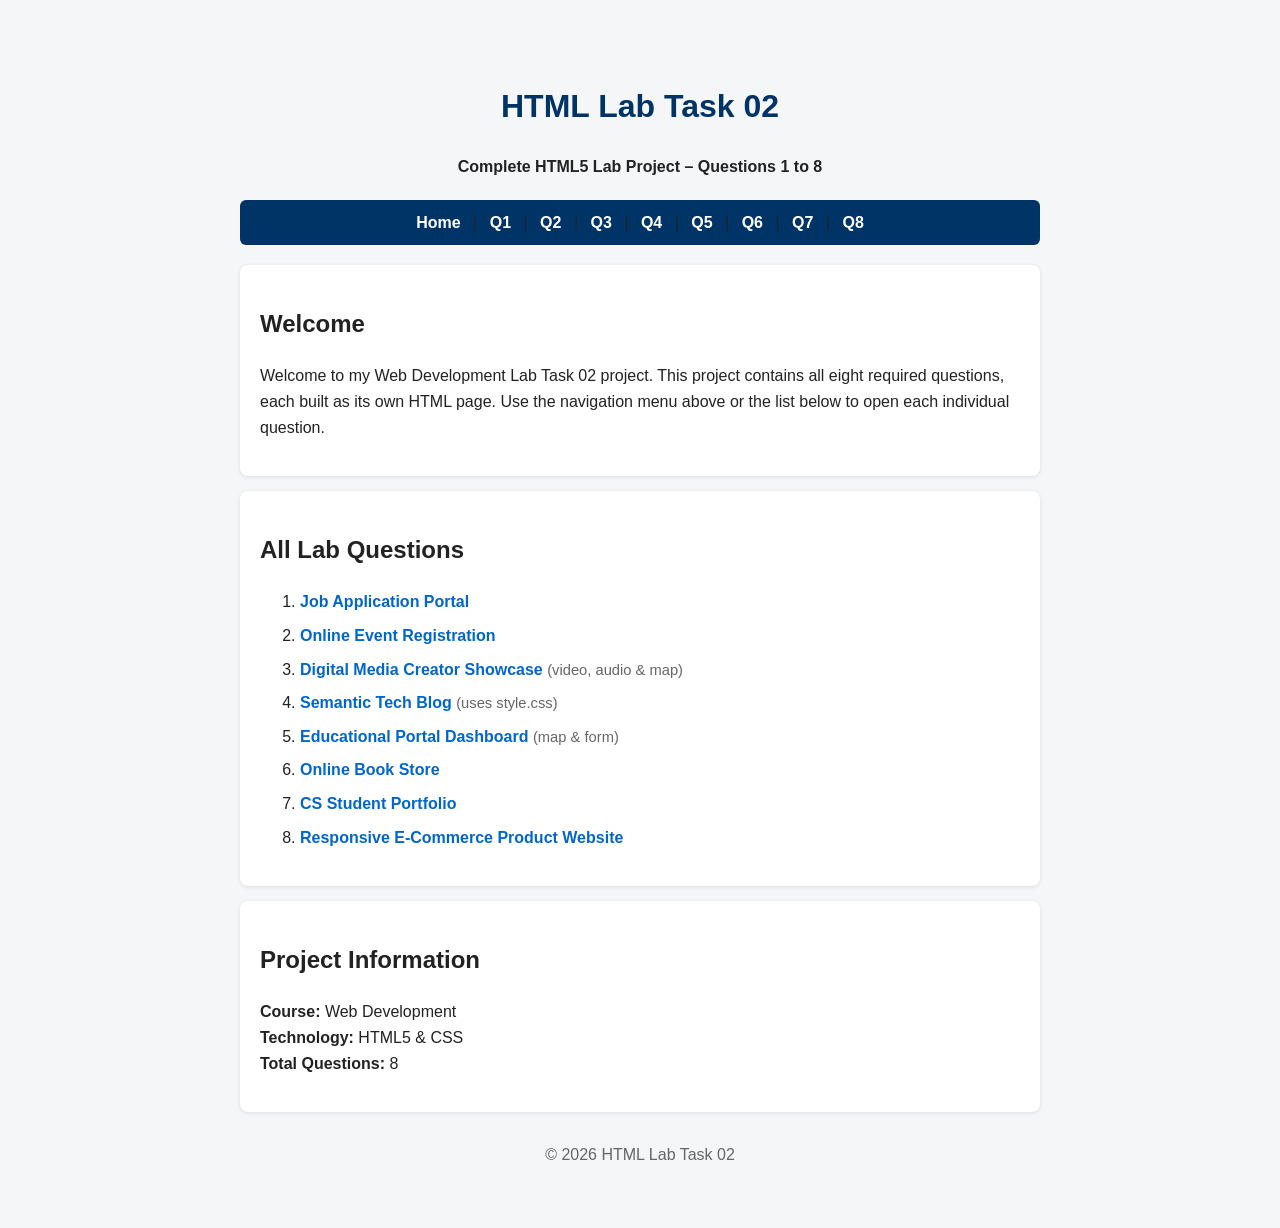
<file: index.html>
<!DOCTYPE html>
<html lang="en">
<head>
<meta charset="UTF-8">
<meta name="viewport" content="width=device-width, initial-scale=1.0">
<title>HTML Lab Task 02</title>
<style>
    body {
        font-family: Arial, sans-serif;
        max-width: 800px;
        margin: 40px auto;
        padding: 20px;
        background-color: #f4f6f8;
        color: #222;
        line-height: 1.6;
    }
    h1 {
        text-align: center;
        color: #003366;
    }
    nav {
        background-color: #003366;
        border-radius: 6px;
        margin: 20px 0;
        padding: 10px;
        text-align: center;
    }
    nav a {
        color: white;
        text-decoration: none;
        margin: 0 8px;
        font-weight: bold;
        display: inline-block;
    }
    nav a:hover {
        text-decoration: underline;
    }
    .section {
        background-color: white;
        padding: 20px;
        border-radius: 8px;
        margin-top: 15px;
        box-shadow: 0 1px 4px rgba(0,0,0,0.1);
    }
    ol li {
        margin-bottom: 8px;
    }
    ol li a {
        color: #0066cc;
        font-weight: bold;
        text-decoration: none;
    }
    ol li a:hover {
        text-decoration: underline;
    }
    ol li span {
        color: #666;
        font-size: 0.92em;
    }
    footer {
        text-align: center;
        margin-top: 30px;
        color: #666;
    }
</style>
</head>
<body>

    <h1>HTML Lab Task 02</h1>
    <p style="text-align:center;"><strong>Complete HTML5 Lab Project &ndash; Questions 1 to 8</strong></p>

    <nav>
        <a href="index.html">Home</a> |
        <a href="JOB.html">Q1</a> |
        <a href="EVENT.html">Q2</a> |
        <a href="DigitalMedia.html">Q3</a> |
        <a href="TechBlog.html">Q4</a> |
        <a href="Educational.html">Q5</a> |
        <a href="BookStore.html">Q6</a> |
        <a href="Portfolio.html">Q7</a> |
        <a href="Ecommerce.html">Q8</a>
    </nav>

    <div class="section">
        <h2>Welcome</h2>
        <p>
            Welcome to my Web Development Lab Task 02 project.
            This project contains all eight required questions, each built as its
            own HTML page. Use the navigation menu above or the list below to
            open each individual question.
        </p>
    </div>

    <div class="section">
        <h2>All Lab Questions</h2>
        <ol>
            <li><a href="JOB.html">Job Application Portal</a></li>
            <li><a href="EVENT.html">Online Event Registration</a></li>
            <li><a href="DigitalMedia.html">Digital Media Creator Showcase</a> <span>(video, audio &amp; map)</span></li>
            <li><a href="TechBlog.html">Semantic Tech Blog</a> <span>(uses style.css)</span></li>
            <li><a href="Educational.html">Educational Portal Dashboard</a> <span>(map &amp; form)</span></li>
            <li><a href="BookStore.html">Online Book Store</a></li>
            <li><a href="Portfolio.html">CS Student Portfolio</a></li>
            <li><a href="Ecommerce.html">Responsive E-Commerce Product Website</a></li>
        </ol>
    </div>

    <div class="section">
        <h2>Project Information</h2>
        <p>
            <b>Course:</b> Web Development<br>
            <b>Technology:</b> HTML5 &amp; CSS<br>
            <b>Total Questions:</b> 8
        </p>
    </div>

    <footer>
        &copy; 2026 HTML Lab Task 02
    </footer>

</body>
</html>
</file>
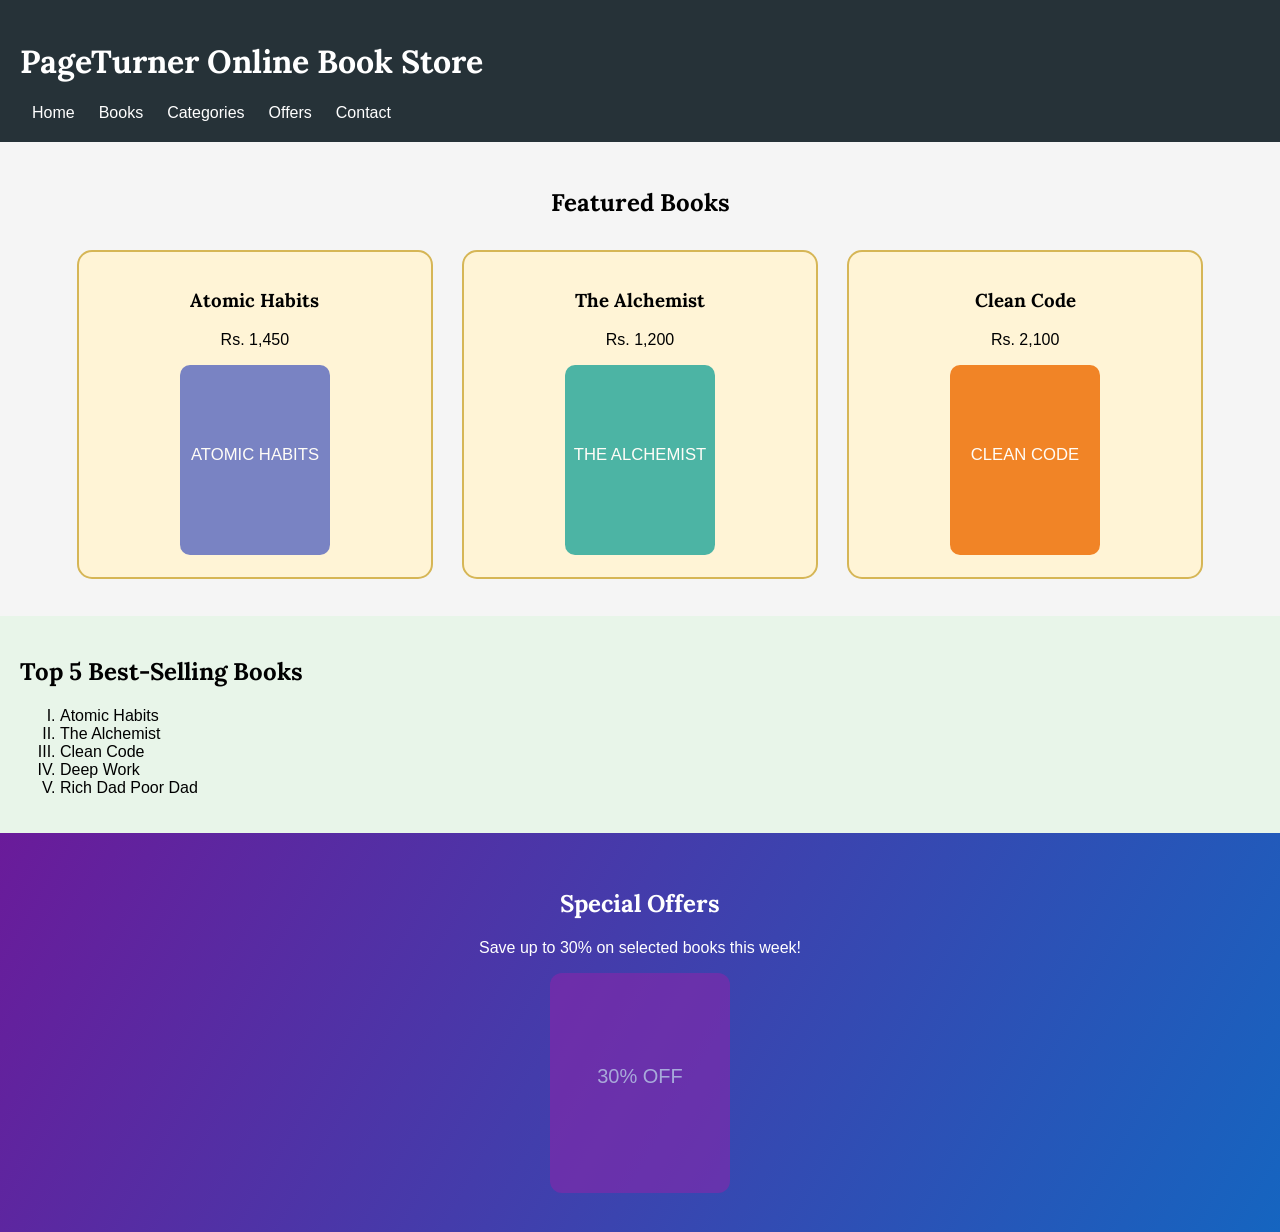
<file: BookStore.html>
<!DOCTYPE html>
<html>
<head>
  <title>Online Book Store</title>
  <link href="https://fonts.googleapis.com/css2?family=Lora:wght@600&display=swap" rel="stylesheet">
  <style>
    *{box-sizing:border-box}
    body{margin:0;font-family:Arial;background:#f5f5f5}
    header{background:#263238;color:white;padding:20px}
    nav a{color:white;margin:12px;text-decoration:none}
    h1,h2,h3{font-family:'Lora',serif}
    .books{padding:25px;text-align:center}
    .book{display:inline-block;vertical-align:top;width:29%;min-width:230px;background:#fff4d6;margin:12px;padding:18px;border:2px solid #d6b656;border-radius:15px}
    .book img{width:150px;height:190px;opacity:.82}
    .best{background:#e8f5e9;padding:20px}
    .best ol{list-style-type:upper-roman}
    .offers{padding:35px;text-align:center;color:white;background:linear-gradient(120deg,#6a1b9a,#1565c0)}
    @media(max-width:700px){.book{width:90%}nav a{display:block;margin:8px}}
    @media(min-width:701px) and (max-width:900px){.book{width:44%}}
  </style>
</head>
<body>
<header>
  <h1>PageTurner Online Book Store</h1>
  <nav>
    <a href="#">Home</a><a href="#">Books</a><a href="#">Categories</a><a href="#">Offers</a><a href="#">Contact</a>
  </nav>
</header>

<section class="books">
  <h2>Featured Books</h2>
  <div class="book"><h3>Atomic Habits</h3><p>Rs. 1,450</p><img src="book1.svg"></div>
  <div class="book"><h3>The Alchemist</h3><p>Rs. 1,200</p><img src="book2.svg"></div>
  <div class="book"><h3>Clean Code</h3><p>Rs. 2,100</p><img src="book3.svg"></div>
</section>

<section class="best">
  <h2>Top 5 Best-Selling Books</h2>
  <ol>
    <li>Atomic Habits</li><li>The Alchemist</li><li>Clean Code</li><li>Deep Work</li><li>Rich Dad Poor Dad</li>
  </ol>
</section>

<section class="offers">
  <h2>Special Offers</h2>
  <p>Save up to 30% on selected books this week!</p>
  <img src="offer.svg" width="180" style="opacity:.55">
</section>
</body>
</html>
</file>
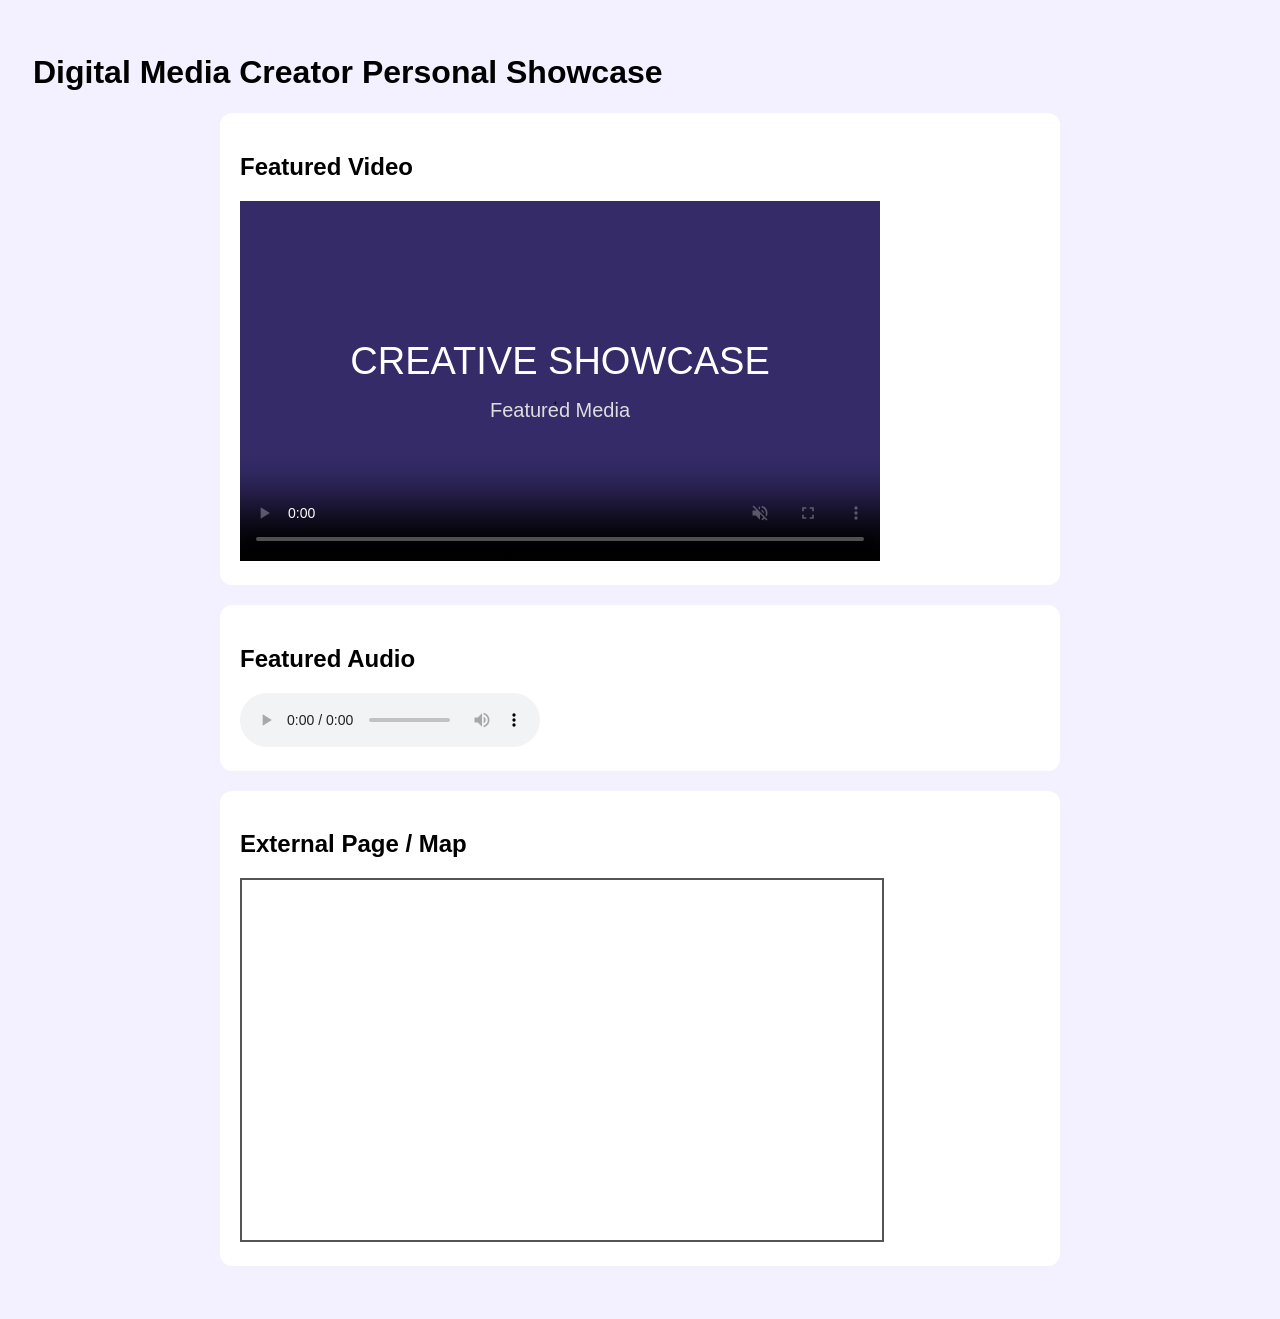
<file: DigitalMedia.html>
<!DOCTYPE html>
<html>
<head>
  <title>Digital Media Creator Showcase</title>
  <style>
    body{font-family:Arial;background:#f3f0ff;padding:25px}
    .box{background:white;padding:20px;margin:20px auto;max-width:800px;border-radius:12px}
    iframe{border:2px solid #555}
  </style>
</head>
<body>
<h1>Digital Media Creator Personal Showcase</h1>

<div class="box">
  <h2>Featured Video</h2>
  <video controls loop muted width="640" height="360"
         poster="poster.svg">
    <source src="https://interactive-examples.mdn.mozilla.net/media/cc0-videos/flower.mp4" type="video/mp4">
    <source src="https://interactive-examples.mdn.mozilla.net/media/cc0-videos/flower.webm" type="video/webm">
    Your browser does not support the video tag.
  </video>
</div>

<div class="box">
  <h2>Featured Audio</h2>
  <audio controls autoplay loop>
    <source src="https://interactive-examples.mdn.mozilla.net/media/cc0-audio/t-rex-roar.mp3" type="audio/mpeg">
    Your browser does not support the audio element.
  </audio>
</div>

<div class="box">
  <h2>External Page / Map</h2>
  <iframe
    src="https://www.openstreetmap.org/export/embed.html?bbox=74.30%2C31.48%2C74.38%2C31.54&layer=mapnik"
    width="640" height="360">
  </iframe>
</div>
</body>
</html>
</file>
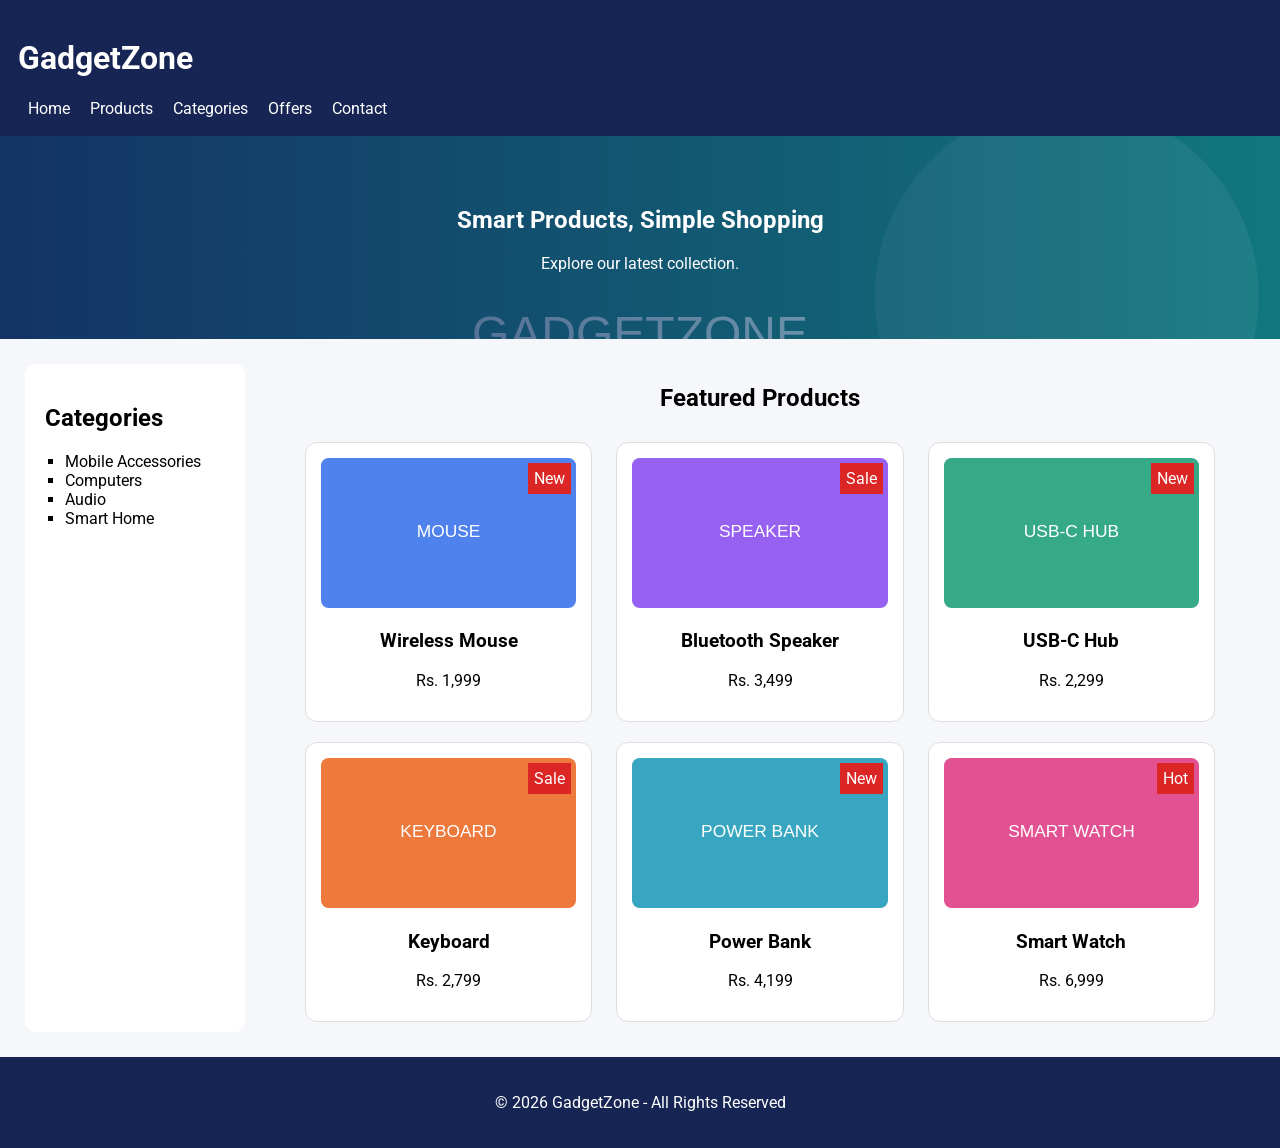
<file: Ecommerce.html>
<!DOCTYPE html>
<html>
<head>
  <title>Responsive E-Commerce Product Website</title>
  <link href="https://fonts.googleapis.com/css2?family=Roboto:wght@400;700&display=swap" rel="stylesheet">
  <style>
    *{box-sizing:border-box}
    body{margin:0;font-family:Roboto,Arial;background:#f5f7fa}
    header{background:#172554;color:white;padding:18px}
    nav a{color:white;text-decoration:none;margin:10px}
    .banner{padding:50px;background-image:linear-gradient(90deg,rgba(20,40,100,.85),rgba(20,120,140,.5)),url('banner.svg');background-size:cover;color:white;text-align:center}
    .layout{display:flex;gap:20px;padding:25px}
    aside{width:220px;background:white;padding:20px;border-radius:10px}
    aside ul{list-style-type:square;padding-left:20px}
    .products{flex:1;text-align:center}
    .product{display:inline-block;vertical-align:top;width:29%;min-width:220px;background:white;margin:10px;padding:15px;border:1px solid #ddd;border-radius:12px;position:relative}
    .product img{width:100%;height:150px;opacity:.8}
    .tag{position:absolute;top:20px;right:20px;background:#dc2626;color:white;padding:6px;z-index:2}
    footer{background:#172554;color:white;text-align:center;padding:20px}
    @media(max-width:700px){.layout{display:block}aside{width:100%;margin-bottom:15px}.product{width:90%}}
    @media(min-width:701px) and (max-width:1000px){.product{width:44%}}
  </style>
</head>
<body>
<header>
  <h1>GadgetZone</h1>
  <nav><a href="#">Home</a><a href="#">Products</a><a href="#">Categories</a><a href="#">Offers</a><a href="#">Contact</a></nav>
</header>

<section class="banner">
  <h2>Smart Products, Simple Shopping</h2>
  <p>Explore our latest collection.</p>
</section>

<div class="layout">
<aside>
  <h2>Categories</h2>
  <ul><li>Mobile Accessories</li><li>Computers</li><li>Audio</li><li>Smart Home</li></ul>
</aside>

<section class="products">
  <h2>Featured Products</h2>
  <div class="product"><span class="tag">New</span><img src="p1.svg"><h3>Wireless Mouse</h3><p>Rs. 1,999</p></div>
  <div class="product"><span class="tag">Sale</span><img src="p2.svg"><h3>Bluetooth Speaker</h3><p>Rs. 3,499</p></div>
  <div class="product"><span class="tag">New</span><img src="p3.svg"><h3>USB-C Hub</h3><p>Rs. 2,299</p></div>
  <div class="product"><span class="tag">Sale</span><img src="p4.svg"><h3>Keyboard</h3><p>Rs. 2,799</p></div>
  <div class="product"><span class="tag">New</span><img src="p5.svg"><h3>Power Bank</h3><p>Rs. 4,199</p></div>
  <div class="product"><span class="tag">Hot</span><img src="p6.svg"><h3>Smart Watch</h3><p>Rs. 6,999</p></div>
</section>
</div>

<footer><p>&copy; 2026 GadgetZone - All Rights Reserved</p></footer>
</body>
</html>
</file>
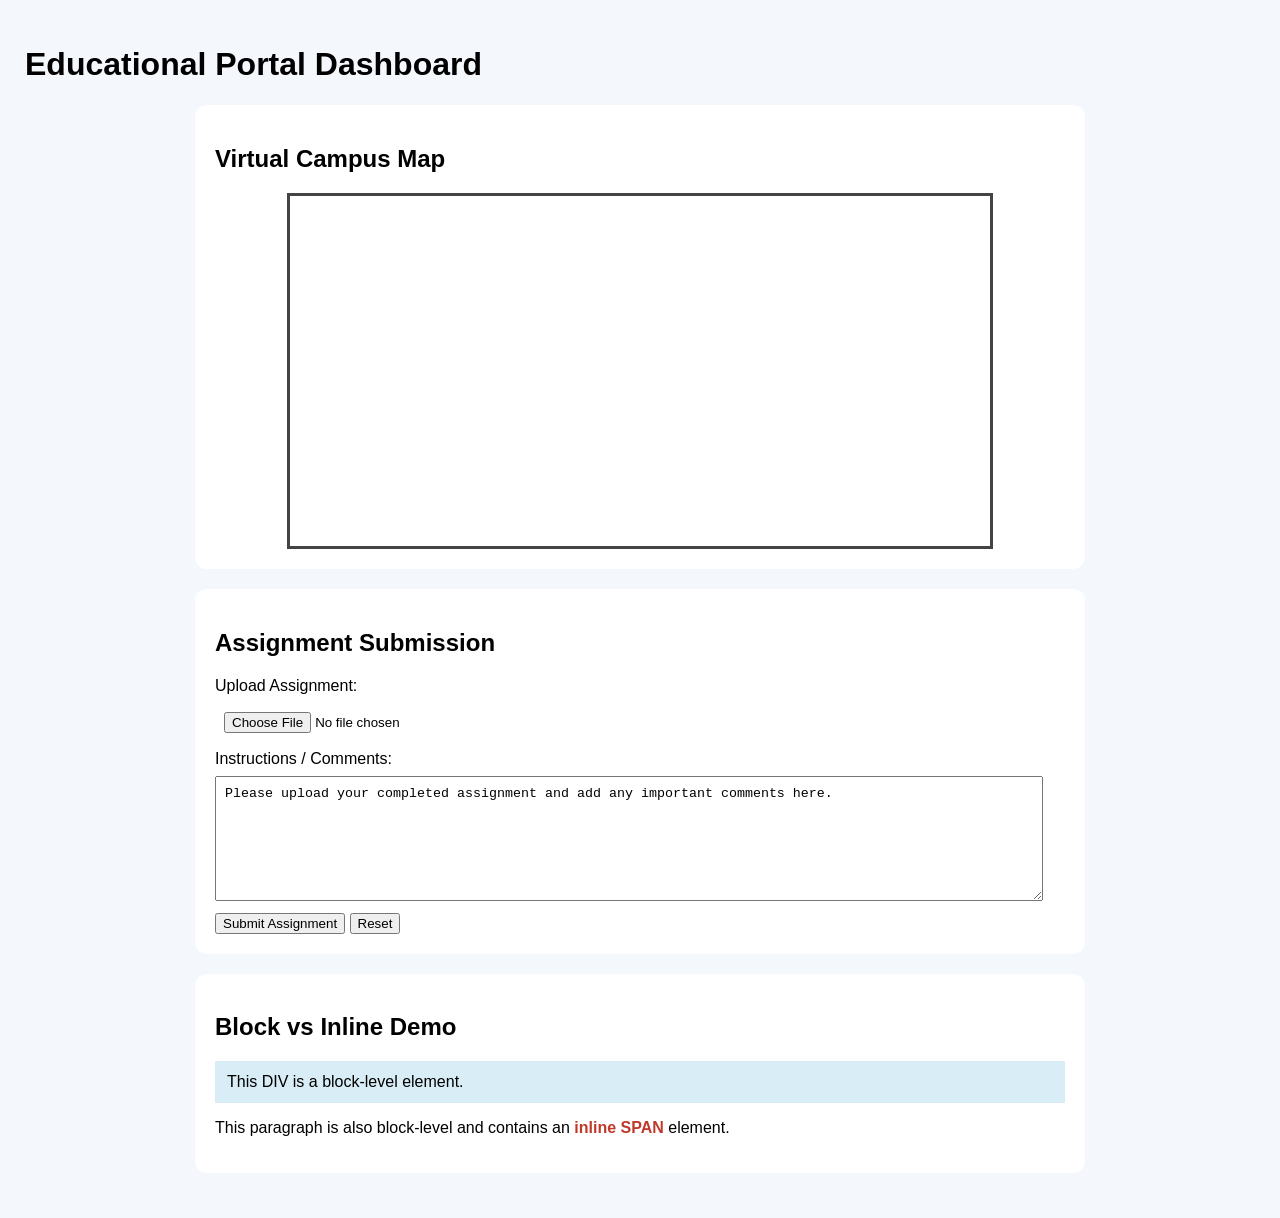
<file: Educational.html>
<!DOCTYPE html>
<html>
<head>
  <title>Educational Portal Dashboard</title>
  <style>
    body{font-family:Arial;background:#f4f8fc;margin:0;padding:25px}
    .panel{background:white;padding:20px;margin:20px auto;max-width:850px;border-radius:12px}
    iframe{display:block;margin:auto;border:3px solid #444}
    input,textarea{margin:8px 0;padding:9px}
    textarea{width:95%}
    .inline{color:#c0392b;font-weight:bold}
  </style>
</head>
<body>
<h1>Educational Portal Dashboard</h1>

<div class="panel">
  <h2>Virtual Campus Map</h2>
  <iframe align="center" frameborder="1" width="700" height="350"
    src="https://www.openstreetmap.org/export/embed.html?bbox=73.02%2C33.66%2C73.08%2C33.72&layer=mapnik">
  </iframe>
</div>

<div class="panel">
  <h2>Assignment Submission</h2>
  <form>
    <label>Upload Assignment:</label><br>
    <input type="file" accept=".pdf,.docx,.pptx"><br>
    <label>Instructions / Comments:</label><br>
    <textarea rows="7">Please upload your completed assignment and add any important comments here.</textarea><br>
    <button type="submit">Submit Assignment</button>
    <button type="reset">Reset</button>
  </form>
</div>

<div class="panel">
  <h2>Block vs Inline Demo</h2>
  <div style="background:#d9edf7;padding:12px;">This DIV is a block-level element.</div>
  <p>This paragraph is also block-level and contains an <span class="inline">inline SPAN</span> element.</p>
</div>
</body>
</html>
</file>
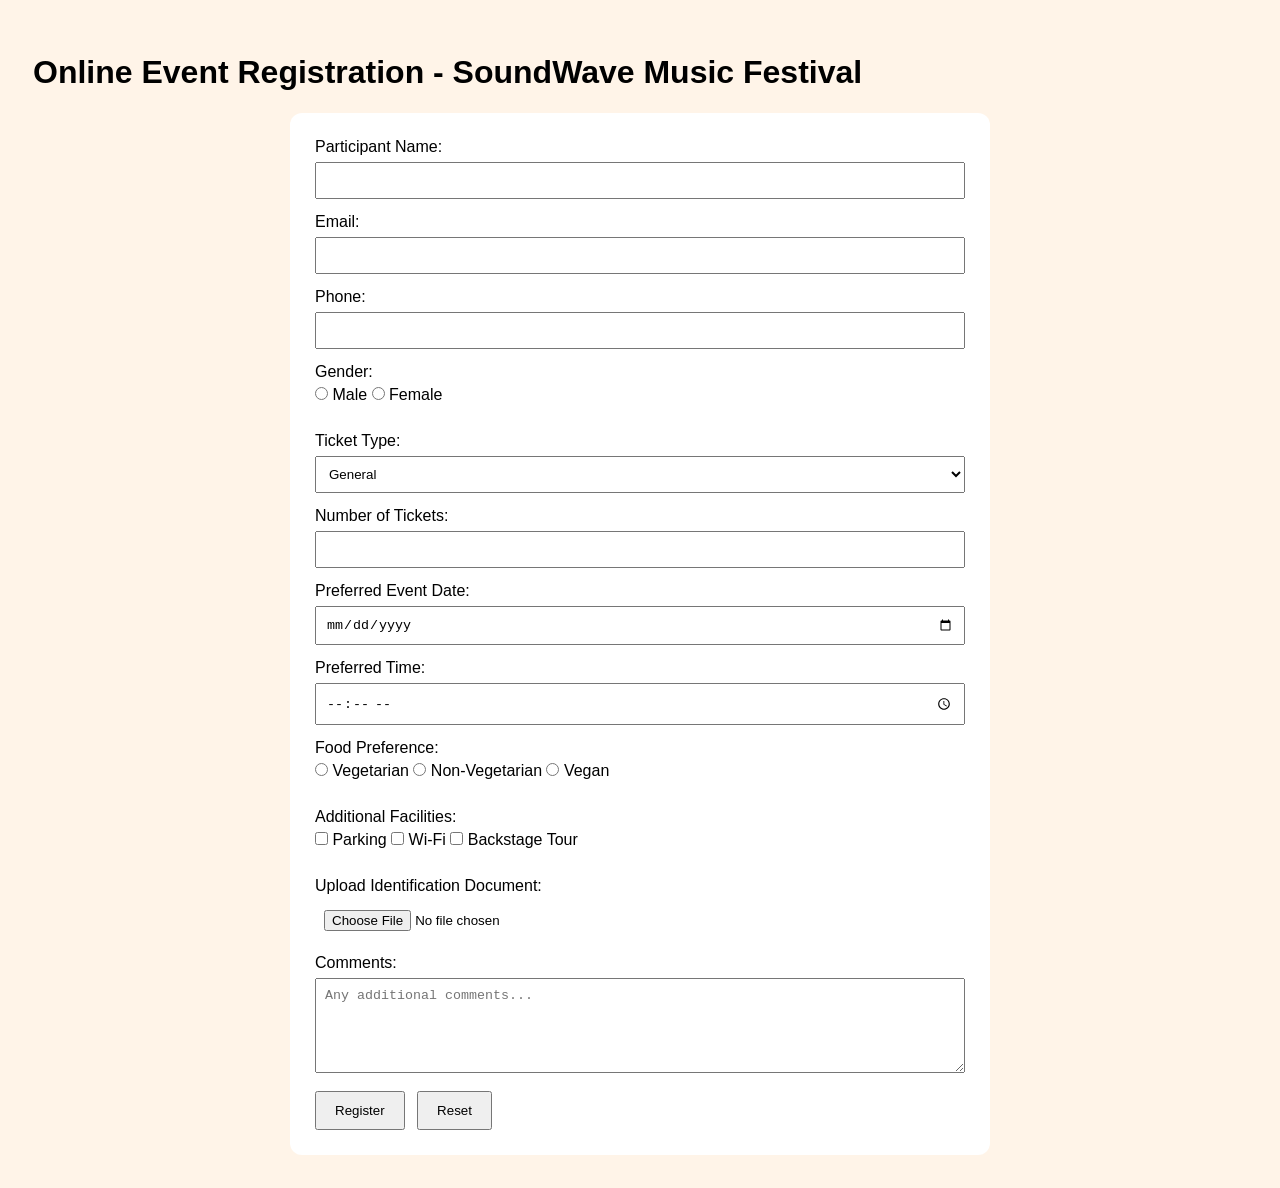
<file: EVENT.html>
<!DOCTYPE html>
<html>
<head>
  <title>Online Event Registration</title>
  <style>
    body{font-family:Arial;background:#fff4e8;padding:25px}
    form{max-width:650px;margin:auto;background:white;padding:25px;border-radius:12px}
    input,select,textarea{width:100%;padding:9px;margin:6px 0 14px;box-sizing:border-box}
    .choice{width:auto}
    button{padding:10px 18px;margin-right:8px}
  </style>
</head>
<body>
<h1>Online Event Registration - SoundWave Music Festival</h1>
<form>
  <label>Participant Name:</label><input type="text" required>
  <label>Email:</label><input type="email" required>
  <label>Phone:</label><input type="tel">

  <label>Gender:</label><br>
  <input class="choice" type="radio" name="gender"> Male
  <input class="choice" type="radio" name="gender"> Female
  <br><br>

  <label>Ticket Type:</label>
  <select>
    <option>General</option><option>VIP</option><option>Premium</option>
  </select>

  <label>Number of Tickets:</label><input type="number" min="1" max="10">

  <label>Preferred Event Date:</label><input type="date">
  <label>Preferred Time:</label><input type="time">

  <label>Food Preference:</label><br>
  <input class="choice" type="radio" name="food"> Vegetarian
  <input class="choice" type="radio" name="food"> Non-Vegetarian
  <input class="choice" type="radio" name="food"> Vegan
  <br><br>

  <label>Additional Facilities:</label><br>
  <input class="choice" type="checkbox"> Parking
  <input class="choice" type="checkbox"> Wi-Fi
  <input class="choice" type="checkbox"> Backstage Tour
  <br><br>

  <label>Upload Identification Document:</label><input type="file">
  <label>Comments:</label><textarea rows="5" placeholder="Any additional comments..."></textarea>

  <button type="submit">Register</button>
  <button type="reset">Reset</button>
</form>
</body>
</html>
</file>
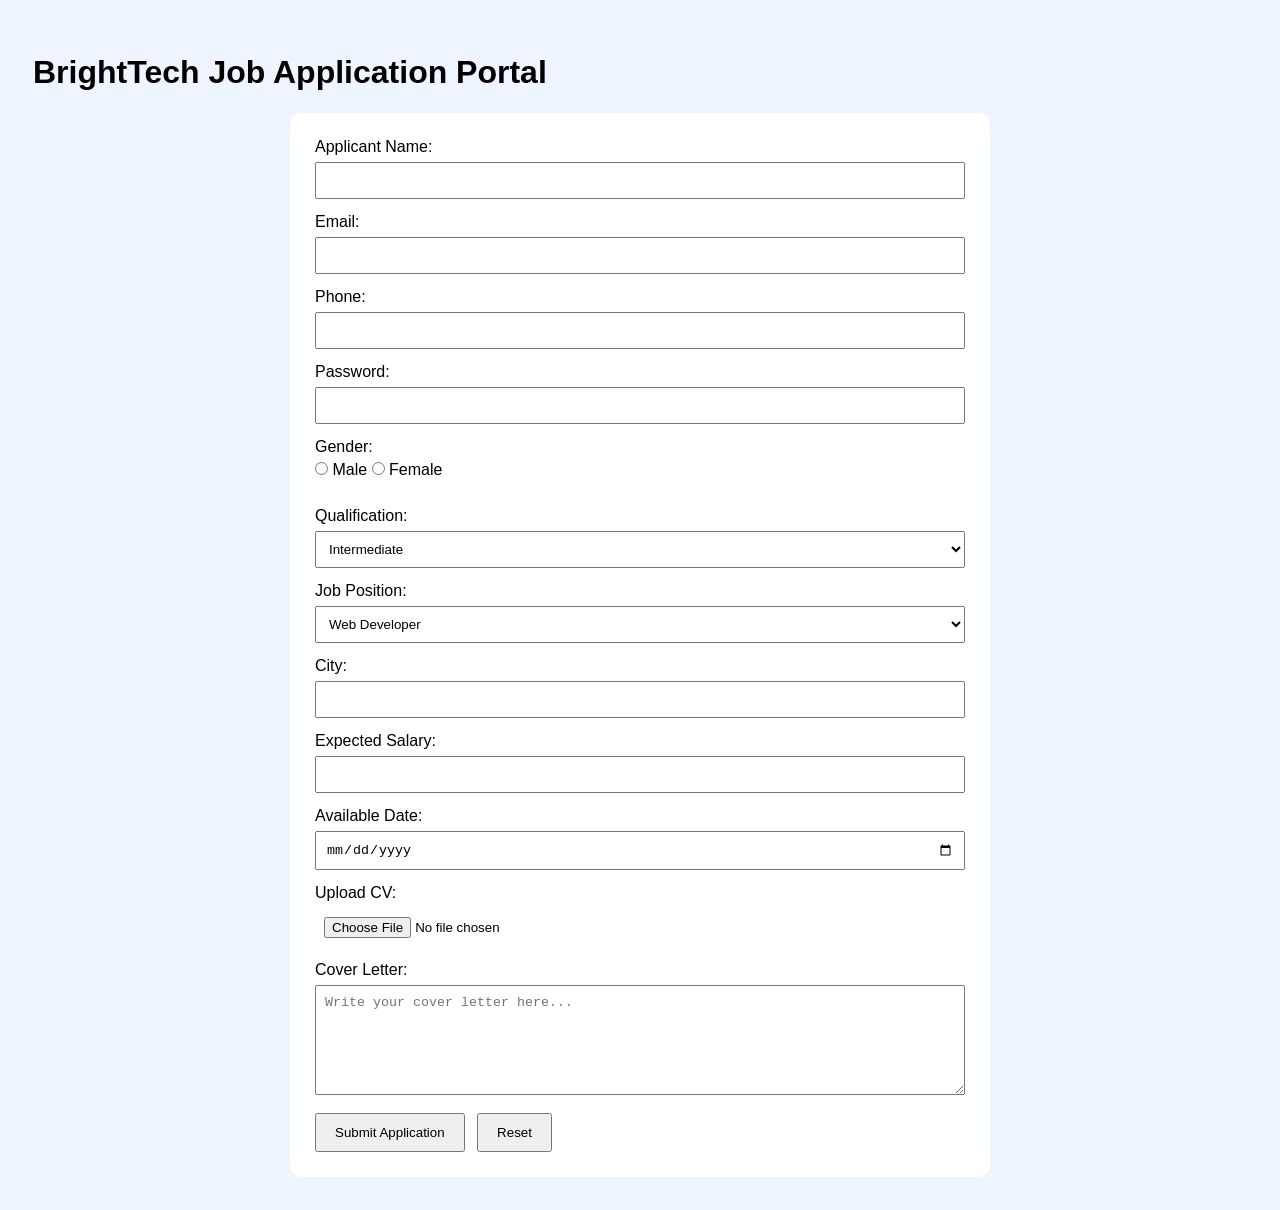
<file: JOB.html>
<!DOCTYPE html>
<html>
<head>
  <title>Job Application Portal</title>
  <style>
    body{font-family:Arial;background:#eef5ff;padding:25px}
    form{max-width:650px;margin:auto;background:white;padding:25px;border-radius:12px}
    input,select,textarea{width:100%;padding:9px;margin:6px 0 14px;box-sizing:border-box}
    .radio{width:auto}
    button{padding:10px 18px;margin-right:8px}
  </style>
</head>
<body>
<h1>BrightTech Job Application Portal</h1>
<form>
  <label>Applicant Name:</label><input type="text" name="name" required>
  <label>Email:</label><input type="email" name="email" required>
  <label>Phone:</label><input type="tel" name="phone">
  <label>Password:</label><input type="password" name="password" required>

  <label>Gender:</label><br>
  <input class="radio" type="radio" name="gender" value="Male"> Male
  <input class="radio" type="radio" name="gender" value="Female"> Female
  <br><br>

  <label>Qualification:</label>
  <select name="qualification">
    <option>Intermediate</option><option>Bachelor's</option><option>Master's</option>
  </select>

  <label>Job Position:</label>
  <select name="position">
    <option>Web Developer</option><option>UI Designer</option><option>Software Intern</option>
  </select>

  <label>City:</label>
  <input list="cities" name="city">
  <datalist id="cities">
    <option value="Lahore"><option value="Islamabad"><option value="Multan"><option value="Faisalabad">
  </datalist>

  <label>Expected Salary:</label><input type="number" name="salary" min="0">
  <label>Available Date:</label><input type="date" name="available">
  <label>Upload CV:</label><input type="file" name="cv">
  <label>Cover Letter:</label><textarea rows="6" placeholder="Write your cover letter here..."></textarea>

  <button type="submit">Submit Application</button>
  <button type="reset">Reset</button>
</form>
</body>
</html>
</file>
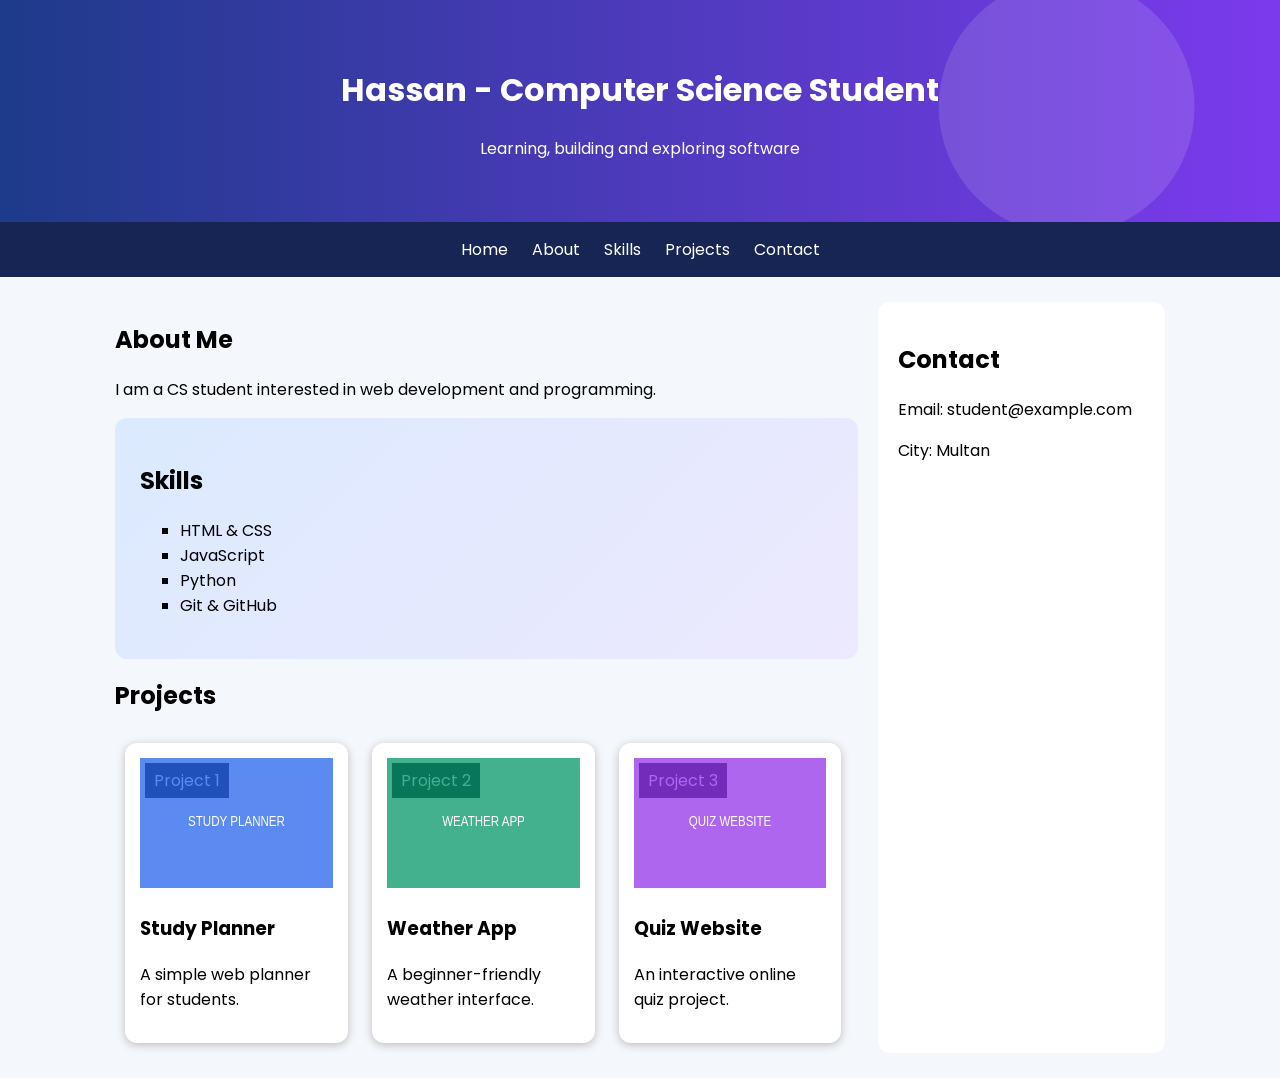
<file: Portfolio.html>
<!DOCTYPE html>
<html>
<head>
  <title>CS Student Portfolio</title>
  <link href="https://fonts.googleapis.com/css2?family=Poppins:wght@400;600&display=swap" rel="stylesheet">
  <style>
    *{box-sizing:border-box}
    body{margin:0;font-family:Poppins,Arial;background:#f4f7fb}
    header{color:white;text-align:center;padding:45px;background-image:url('header-bg.svg');background-size:cover}
    nav{background:#172554;padding:15px;text-align:center}
    nav a{color:white;margin:12px;text-decoration:none}
    main{display:flex;gap:20px;padding:25px;max-width:1100px;margin:auto}
    .content{flex:3}.sidebar{flex:1;background:white;padding:20px;border-radius:12px}
    .skills{background:linear-gradient(135deg,#dbeafe,#ede9fe);padding:25px;border-radius:12px}
    .skills ul{list-style-type:square}
    .project{display:inline-block;vertical-align:top;width:30%;min-width:220px;background:white;margin:10px;padding:15px;border-radius:12px;position:relative;box-shadow:0 2px 8px #bbb}
    .project img{width:100%;height:130px;opacity:.75}
    .label{position:absolute;top:20px;left:20px;background:#111827;color:white;padding:5px 9px}
    @media(max-width:750px){main{display:block}.project{width:90%}}
    @media(min-width:751px) and (max-width:950px){.project{width:44%}}
  </style>
</head>
<body>
<header>
  <h1>Hassan - Computer Science Student</h1>
  <p>Learning, building and exploring software</p>
</header>
<nav>
  <a href="#">Home</a><a href="#">About</a><a href="#">Skills</a><a href="#">Projects</a><a href="#">Contact</a>
</nav>

<main>
<section class="content">
  <h2>About Me</h2>
  <p>I am a CS student interested in web development and programming.</p>

  <section class="skills">
    <h2>Skills</h2>
    <ul><li>HTML & CSS</li><li>JavaScript</li><li>Python</li><li>Git & GitHub</li></ul>
  </section>

  <h2>Projects</h2>
  <div class="project"><span class="label">Project 1</span><img src="project1.svg"><h3>Study Planner</h3><p>A simple web planner for students.</p></div>
  <div class="project"><span class="label">Project 2</span><img src="project2.svg"><h3>Weather App</h3><p>A beginner-friendly weather interface.</p></div>
  <div class="project"><span class="label">Project 3</span><img src="project3.svg"><h3>Quiz Website</h3><p>An interactive online quiz project.</p></div>
</section>

<aside class="sidebar">
  <h2>Contact</h2>
  <p>Email: student@example.com</p>
  <p>City: Multan</p>
</aside>
</main>
</body>
</html>
</file>
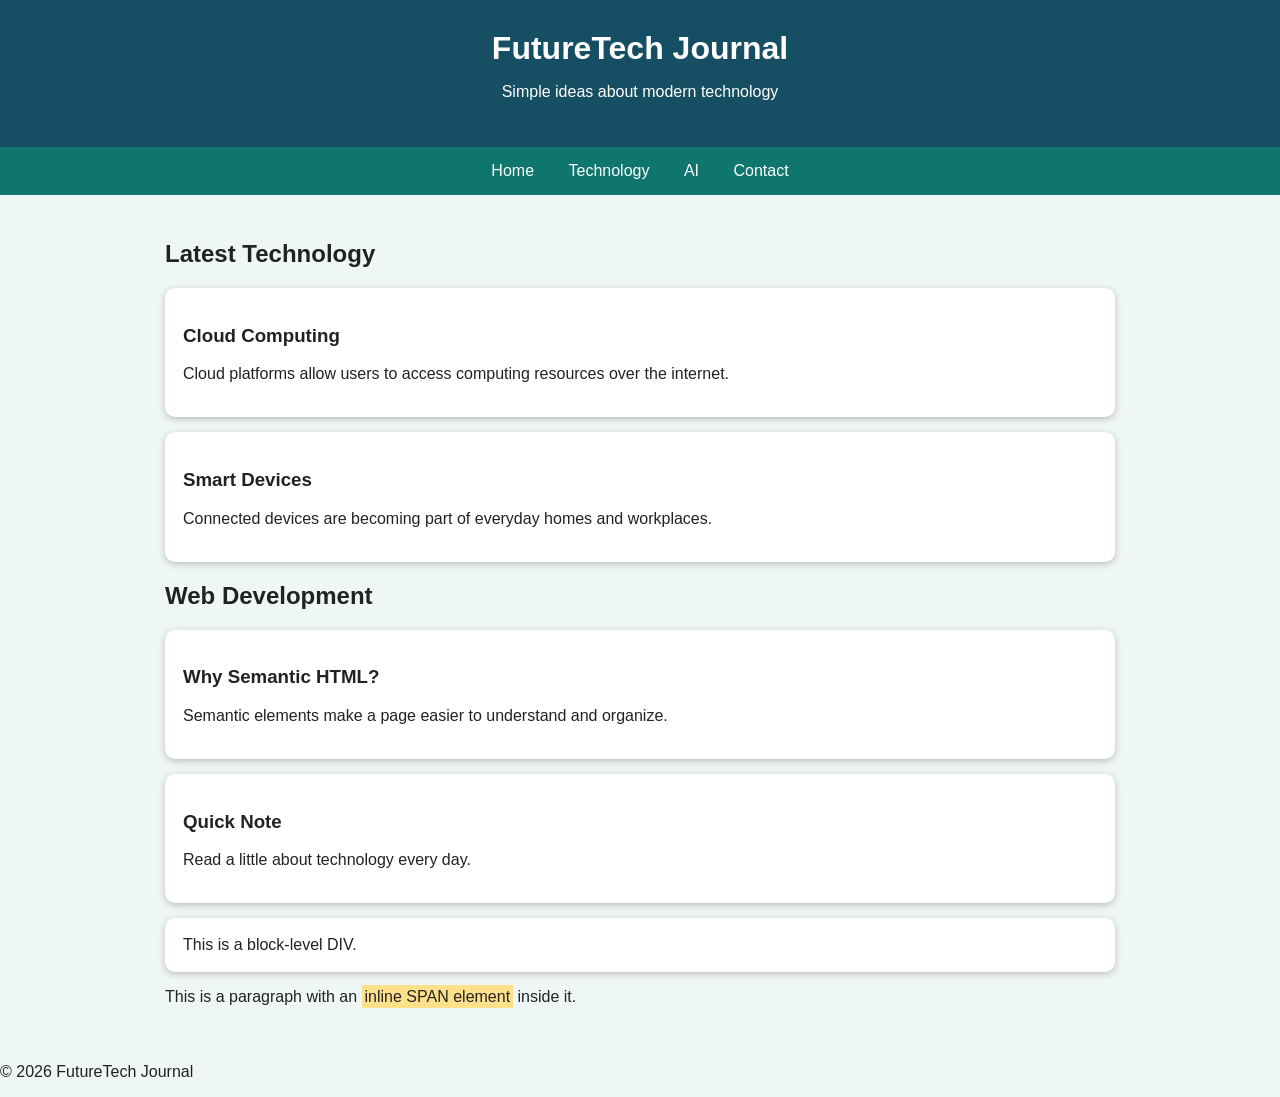
<file: TechBlog.html>
<!DOCTYPE html>
<html>
<head>
  <title>Semantic Tech Blog</title>
  <link rel="stylesheet" href="style.css">
</head>
<body>
<header id="myHeader">
  <h1>FutureTech Journal</h1>
  <p>Simple ideas about modern technology</p>
</header>

<nav>
  <a href="#">Home</a>
  <a href="#">Technology</a>
  <a href="#">AI</a>
  <a href="#">Contact</a>
</nav>

<main>
  <section>
    <h2>Latest Technology</h2>
    <article class="card">
      <h3>Cloud Computing</h3>
      <p>Cloud platforms allow users to access computing resources over the internet.</p>
    </article>
    <article class="card">
      <h3>Smart Devices</h3>
      <p>Connected devices are becoming part of everyday homes and workplaces.</p>
    </article>
  </section>

  <section>
    <h2>Web Development</h2>
    <article class="card">
      <h3>Why Semantic HTML?</h3>
      <p>Semantic elements make a page easier to understand and organize.</p>
    </article>
  </section>

  <aside class="card">
    <h3>Quick Note</h3>
    <p>Read a little about technology every day.</p>
  </aside>

  <div class="card">This is a block-level DIV.</div>
  <p>This is a paragraph with an <span class="highlight">inline SPAN element</span> inside it.</p>
</main>

<footer>
  <p>&copy; 2026 FutureTech Journal</p>
</footer>
</body>
</html>
</file>
<file: style.css>
body{margin:0;font-family:Arial;background:#eef7f6;color:#222}
header{background:#164e63;color:white;padding:30px;text-align:center}
nav{background:#0f766e;padding:15px;text-align:center}
nav a{color:white;margin:0 15px;text-decoration:none}
main{padding:25px;max-width:950px;margin:auto}
.card{background:white;padding:18px;margin:15px 0;border-radius:10px;box-shadow:0 2px 7px #bbb}
.highlight{background:#ffe08a;padding:3px}
#myHeader h1{margin:0}
</file>
